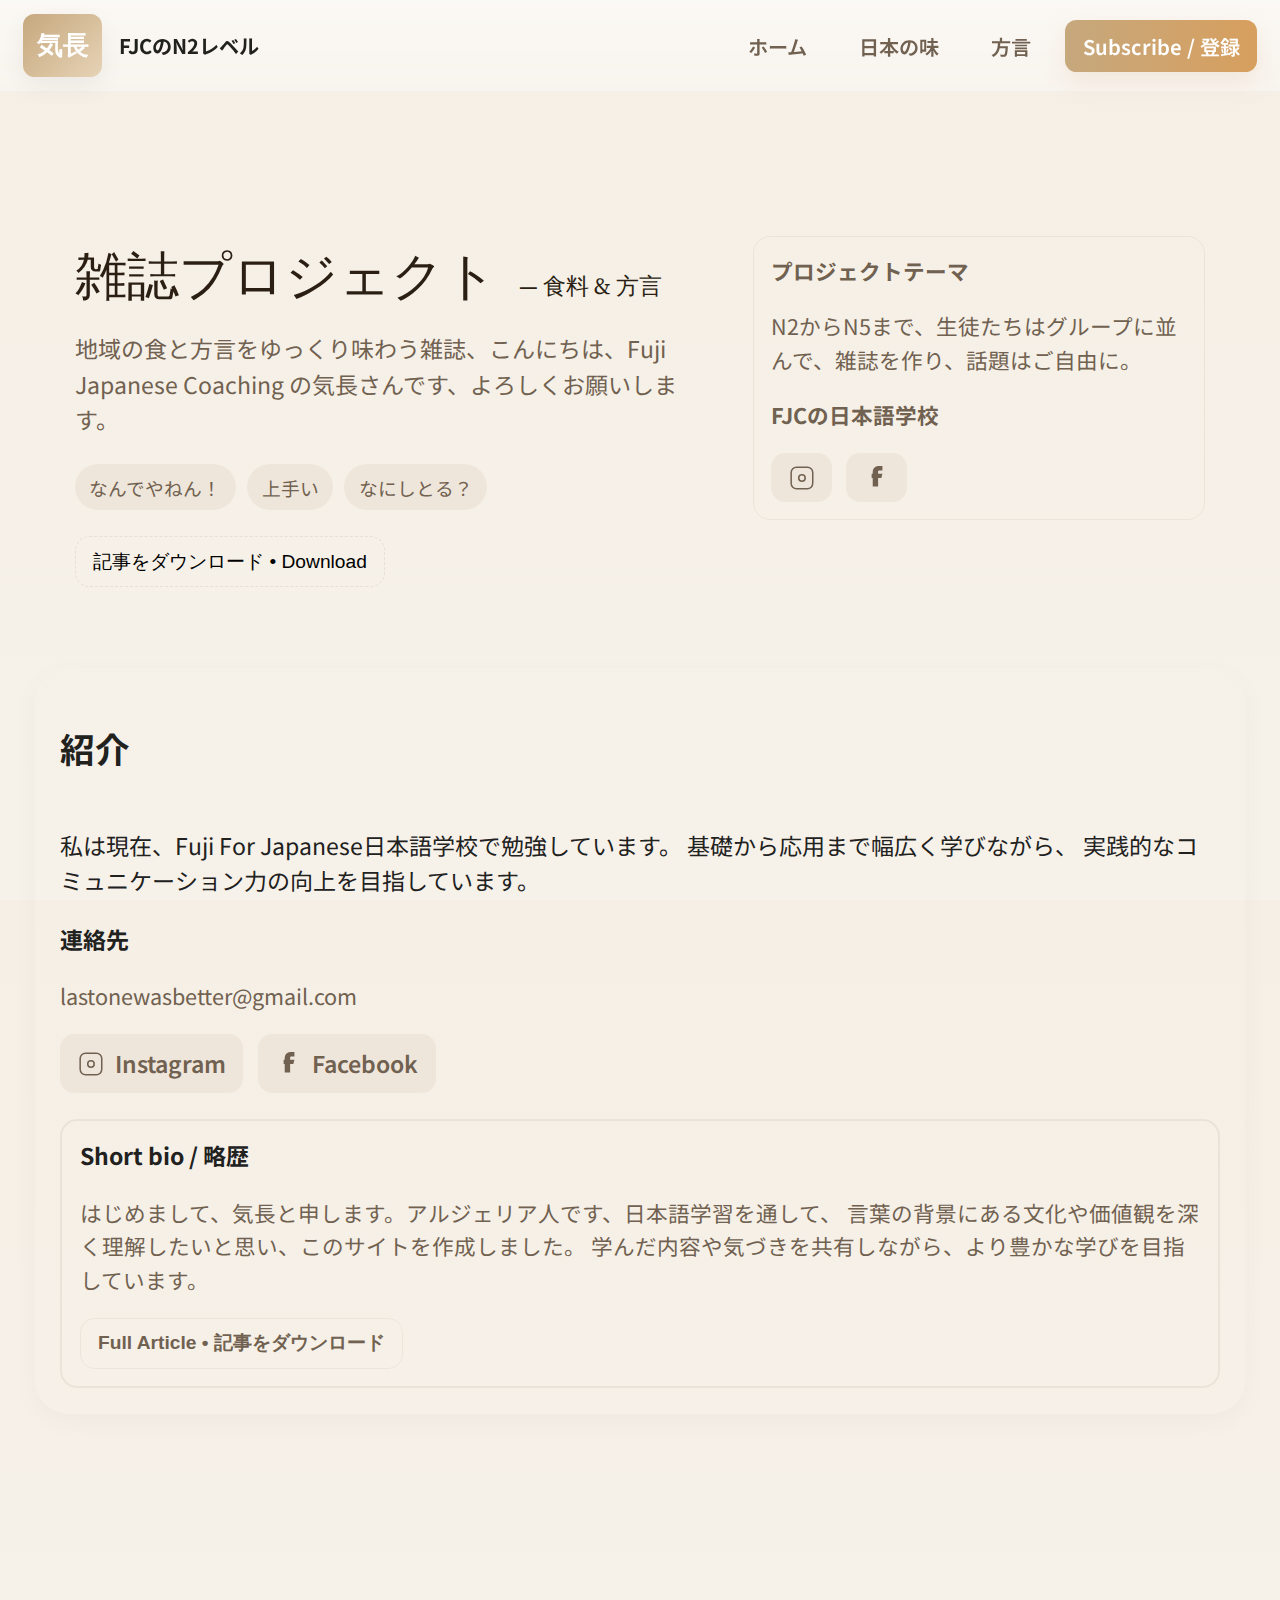
<file: Index.html>
<!doctype html>
  <html lang="ja">
  <head>
  <meta charset="utf-8" />
  <meta name="viewport" content="width=device-width,initial-scale=1" />
  <title>雑誌プロジェクト</title>
  <link rel="preconnect" href="https://fonts.gstatic.com" crossorigin>
  <link href="https://fonts.googleapis.com/css2?family=Source+Serif+4:ital,wght@0,400;0,600;1,400&family=Noto+Sans+JP:wght@300;400;700&display=swap" rel="stylesheet">
  <link rel="stylesheet" href="style.css">
  <link rel="shortcut icon" href="images/logo.jpg" type="image/x-icon">
  <style>
    
  </style>
  </head>
  <body>

  <header class="topnav" role="banner">
    <div class="nav-inner">
      <a class="brand" href="Index.html" aria-label="雑誌プロジェクト">
        <div class="logo">気長</div>
        <div>
          <div style="font-size:14px">FJCのN2レベル</div>
        </div>
      </a>
      <nav aria-label="Main navigation">
        <ul>
          <li><a href="Index.html">ホーム</a></li>
          <li><a href="food.html">日本の味</a></li>
          <li><a href="dialect.html">方言</a></li>
          <li><a class="cta" href="https://docs.google.com/forms/d/e/1FAIpQLSfliyLvwOg9tHByiZltqmypr33xbGVwbjqziv8R7DSxpZICjg/viewform?usp=sf_link">Subscribe / 登録</a></li>
        </ul>
      </nav>
      <div class="mobile-controls">
        <button class="icon-btn" id="toggle-nav" aria-label="open menu">
          <svg viewBox="0 0 24 24"><path d="M3 6h18M3 12h18M3 18h18" stroke="currentColor" stroke-width="1.4" stroke-linecap="round" stroke-linejoin="round"/></svg>
        </button>
      </div>
    </div>
  </header>

  <main id="home" class="container">

    <header class="hero reveal">
      <div class="hero-left">
        <h1>雑誌プロジェクト <span style="font-weight:400; font-size:16px; margin-left:8px">— 食料 & 方言</span></h1>
        <p class="lead">地域の食と方言をゆっくり味わう雑誌、こんにちは、Fuji Japanese Coaching の気長さんです、よろしくお願いします。</p>

        <div class="tags">
          <span class="tag">なんでやねん！ </span>
          <span class="tag">上手い</span>
          <span class="tag">なにしとる？</span>
        </div>

        <div style="margin-top:18px;display:flex;gap:12px;flex-wrap:wrap">
          <button class="download-btn" id="download-article">記事をダウンロード • Download</button>
        </div>
      </div>

      <div class="hero-right small muted">
        <div style="padding:12px; border-radius:12px; border:1px solid rgba(150,120,90,0.1);">
          <strong>プロジェクトテーマ</strong>
          <p class="small">N2からN5まで、生徒たちはグループに並んで、雑誌を作り、話題はご自由に。</p>

          <div style="margin-top:8px">
            <strong>FJCの日本語学校</strong>
            <p class="small"></p>
            <div class="social-icons" style="margin-top:12px">
              <a href="https://www.instagram.com/time.limited.00?igsh=MnRwZjRiMXZmc2Z5" aria-label="Instagram">
                <svg viewBox="0 0 24 24"><path d="M7 2h10a5 5 0 015 5v10a5 5 0 01-5 5H7a5 5 0 01-5-5V7a5 5 0 015-5z" fill="none" stroke="currentColor" stroke-width="1.4"/><circle cx="12" cy="12" r="3" stroke="currentColor" stroke-width="1.4" fill="none"/></svg>
              </a>
              <a href="https://www.facebook.com/share/1Em7HWtUAb/" aria-label="Facebook">
                <svg viewBox="0 0 24 24"><path d="M9 8h-1v4h1v8h5v-8h3l1-4h-4V6a1 1 0 011-1h3V1h-4a5 5 0 00-5 5v2z" fill="currentColor"/></svg>
              </a>
            </div>
          </div>
        </div>
      </div>
    </header>

    <section id="about" class="card reveal" aria-labelledby="about-title">
      <h2 id="about-title">紹介</h2>
      <div class="about-grid">
        <div class="about-bio">
          <p>私は現在、Fuji For Japanese日本語学校で勉強しています。
            基礎から応用まで幅広く学びながら、
            実践的なコミュニケーション力の向上を目指しています。</p>

          <div style="margin-top:10px"><strong>連絡先</strong>
            <p class="small muted">lastonewasbetter@gmail.com</p>
          </div>

          <div class="social-icons" style="margin-top:12px">
            <a href="
            https://www.instagram.com/fuji.forjapanesecoaching?igsh=aGVtMzJmOGIxbjli" aria-label="Instagram">
              <svg viewBox="0 0 24 24"><path d="M7 2h10a5 5 0 015 5v10a5 5 0 01-5 5H7a5 5 0 01-5-5V7a5 5 0 015-5z" fill="none" stroke="currentColor" stroke-width="1.4"/><circle cx="12" cy="12" r="3" stroke="currentColor" stroke-width="1.4" fill="none"/></svg> Instagram
            </a>
            <a href="https://www.facebook.com/share/1D7swRxUTN/" aria-label="Facebook">
              <svg viewBox="0 0 24 24"><path d="M9 8h-1v4h1v8h5v-8h3l1-4h-4V6a1 1 0 011-1h3V1h-4a5 5 0 00-5 5v2z" fill="currentColor"/></svg> Facebook
            </a>
          </div>
        </div>

        <div style="min-width:260px">
          <div style="padding:12px; border-radius:12px; border:2px solid rgba(150,120,90,0.1);">
            <strong>Short bio / 略歴</strong>
            <p class="small muted">
              はじめまして、気長と申します。アルジェリア人です、日本語学習を通して、
              言葉の背景にある文化や価値観を深く理解したいと思い、このサイトを作成しました。
              学んだ内容や気づきを共有しながら、より豊かな学びを目指しています。</p>
            <div style="margin-top:12px">
              <button class="btn" onclick="downloadArticle()">Full Article • 記事をダウンロード</button>
            </div>
          </div>
        </div>
      </div>
    </section>

    <footer class="card small reveal" style="margin-top:100px">
      <div style="display:flex;justify-content:space-between;flex-wrap:wrap;gap:12px">
        <div>© 2025 雑誌プロジェクト — 食料 & 方言</div>
        <div class="small muted">Made with quiet taste. 静かな味わいを込めて。</div>
      </div>
    </footer>
  </main>
  <script src="script.js"></script>

  </body>
  </html>
</file>
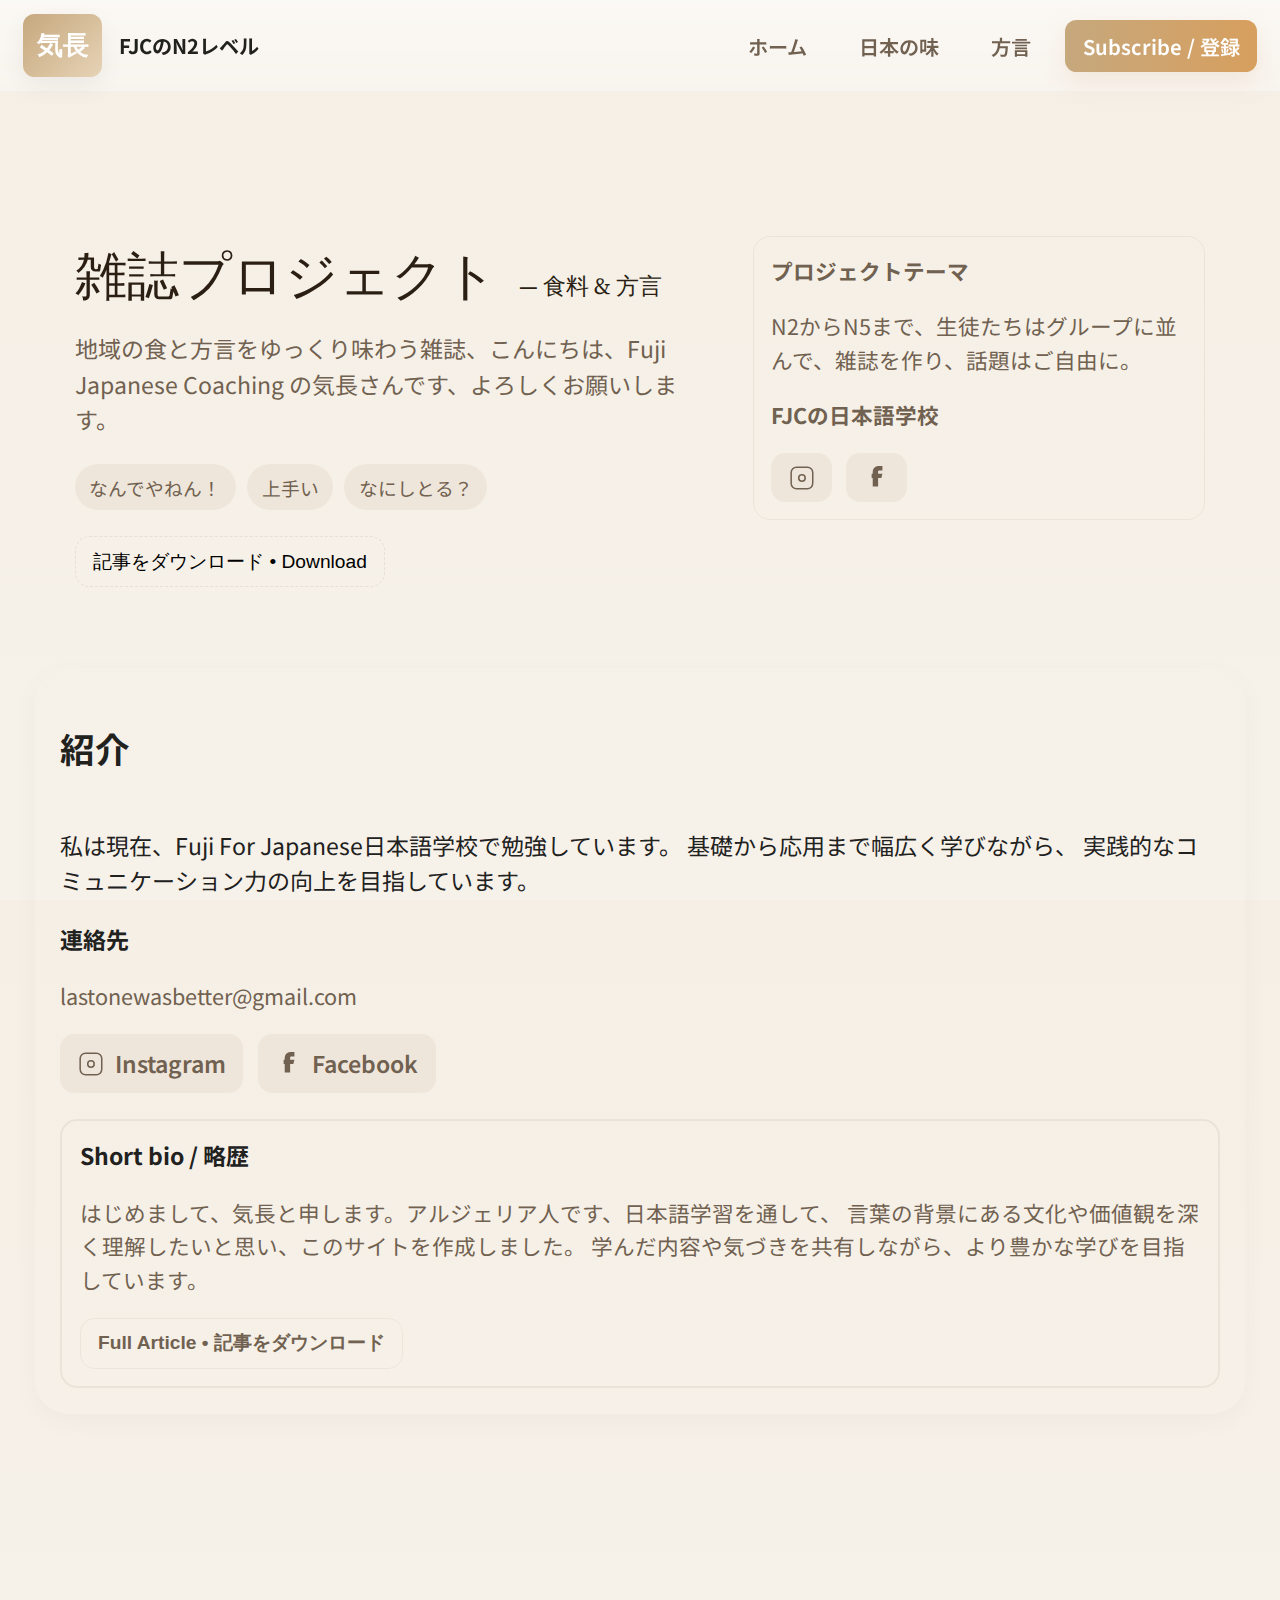
<file: index.html>
<!doctype html>
  <html lang="ja">
  <head>
  <meta charset="utf-8" />
  <meta name="viewport" content="width=device-width,initial-scale=1" />
  <title>雑誌プロジェクト</title>
  <link rel="preconnect" href="https://fonts.gstatic.com" crossorigin>
  <link href="https://fonts.googleapis.com/css2?family=Source+Serif+4:ital,wght@0,400;0,600;1,400&family=Noto+Sans+JP:wght@300;400;700&display=swap" rel="stylesheet">
  <link rel="stylesheet" href="style.css">
  <link rel="shortcut icon" href="images/logo.jpg" type="image/x-icon">
  <style>
    
  </style>
  </head>
  <body>

  <header class="topnav" role="banner">
    <div class="nav-inner">
      <a class="brand" href="Index.html" aria-label="雑誌プロジェクト">
        <div class="logo">気長</div>
        <div>
          <div style="font-size:14px">FJCのN2レベル</div>
        </div>
      </a>
      <nav aria-label="Main navigation">
        <ul>
          <li><a href="Index.html">ホーム</a></li>
          <li><a href="food.html">日本の味</a></li>
          <li><a href="dialect.html">方言</a></li>
          <li><a class="cta" href="https://docs.google.com/forms/d/e/1FAIpQLSfliyLvwOg9tHByiZltqmypr33xbGVwbjqziv8R7DSxpZICjg/viewform?usp=sf_link">Subscribe / 登録</a></li>
        </ul>
      </nav>
      <div class="mobile-controls">
        <button class="icon-btn" id="toggle-nav" aria-label="open menu">
          <svg viewBox="0 0 24 24"><path d="M3 6h18M3 12h18M3 18h18" stroke="currentColor" stroke-width="1.4" stroke-linecap="round" stroke-linejoin="round"/></svg>
        </button>
      </div>
    </div>
  </header>

  <main id="home" class="container">

    <header class="hero reveal">
      <div class="hero-left">
        <h1>雑誌プロジェクト <span style="font-weight:400; font-size:16px; margin-left:8px">— 食料 & 方言</span></h1>
        <p class="lead">地域の食と方言をゆっくり味わう雑誌、こんにちは、Fuji Japanese Coaching の気長さんです、よろしくお願いします。</p>

        <div class="tags">
          <span class="tag">なんでやねん！ </span>
          <span class="tag">上手い</span>
          <span class="tag">なにしとる？</span>
        </div>

        <div style="margin-top:18px;display:flex;gap:12px;flex-wrap:wrap">
          <button class="download-btn" id="download-article">記事をダウンロード • Download</button>
        </div>
      </div>

      <div class="hero-right small muted">
        <div style="padding:12px; border-radius:12px; border:1px solid rgba(150,120,90,0.1);">
          <strong>プロジェクトテーマ</strong>
          <p class="small">N2からN5まで、生徒たちはグループに並んで、雑誌を作り、話題はご自由に。</p>

          <div style="margin-top:8px">
            <strong>FJCの日本語学校</strong>
            <p class="small"></p>
            <div class="social-icons" style="margin-top:12px">
              <a href="https://www.instagram.com/time.limited.00?igsh=MnRwZjRiMXZmc2Z5" aria-label="Instagram">
                <svg viewBox="0 0 24 24"><path d="M7 2h10a5 5 0 015 5v10a5 5 0 01-5 5H7a5 5 0 01-5-5V7a5 5 0 015-5z" fill="none" stroke="currentColor" stroke-width="1.4"/><circle cx="12" cy="12" r="3" stroke="currentColor" stroke-width="1.4" fill="none"/></svg>
              </a>
              <a href="https://www.facebook.com/share/1Em7HWtUAb/" aria-label="Facebook">
                <svg viewBox="0 0 24 24"><path d="M9 8h-1v4h1v8h5v-8h3l1-4h-4V6a1 1 0 011-1h3V1h-4a5 5 0 00-5 5v2z" fill="currentColor"/></svg>
              </a>
            </div>
          </div>
        </div>
      </div>
    </header>

    <section id="about" class="card reveal" aria-labelledby="about-title">
      <h2 id="about-title">紹介</h2>
      <div class="about-grid">
        <div class="about-bio">
          <p>私は現在、Fuji For Japanese日本語学校で勉強しています。
            基礎から応用まで幅広く学びながら、
            実践的なコミュニケーション力の向上を目指しています。</p>

          <div style="margin-top:10px"><strong>連絡先</strong>
            <p class="small muted">lastonewasbetter@gmail.com</p>
          </div>

          <div class="social-icons" style="margin-top:12px">
            <a href="
            https://www.instagram.com/fuji.forjapanesecoaching?igsh=aGVtMzJmOGIxbjli" aria-label="Instagram">
              <svg viewBox="0 0 24 24"><path d="M7 2h10a5 5 0 015 5v10a5 5 0 01-5 5H7a5 5 0 01-5-5V7a5 5 0 015-5z" fill="none" stroke="currentColor" stroke-width="1.4"/><circle cx="12" cy="12" r="3" stroke="currentColor" stroke-width="1.4" fill="none"/></svg> Instagram
            </a>
            <a href="https://www.facebook.com/share/1D7swRxUTN/" aria-label="Facebook">
              <svg viewBox="0 0 24 24"><path d="M9 8h-1v4h1v8h5v-8h3l1-4h-4V6a1 1 0 011-1h3V1h-4a5 5 0 00-5 5v2z" fill="currentColor"/></svg> Facebook
            </a>
          </div>
        </div>

        <div style="min-width:260px">
          <div style="padding:12px; border-radius:12px; border:2px solid rgba(150,120,90,0.1);">
            <strong>Short bio / 略歴</strong>
            <p class="small muted">
              はじめまして、気長と申します。アルジェリア人です、日本語学習を通して、
              言葉の背景にある文化や価値観を深く理解したいと思い、このサイトを作成しました。
              学んだ内容や気づきを共有しながら、より豊かな学びを目指しています。</p>
            <div style="margin-top:12px">
              <button class="btn" onclick="downloadArticle()">Full Article • 記事をダウンロード</button>
            </div>
          </div>
        </div>
      </div>
    </section>

    <footer class="card small reveal" style="margin-top:100px">
      <div style="display:flex;justify-content:space-between;flex-wrap:wrap;gap:12px">
        <div>© 2025 雑誌プロジェクト — 食料 & 方言</div>
        <div class="small muted">Made with quiet taste. 静かな味わいを込めて。</div>
      </div>
    </footer>
  </main>
  <script src="script.js"></script>

  </body>

  </html>
</file>
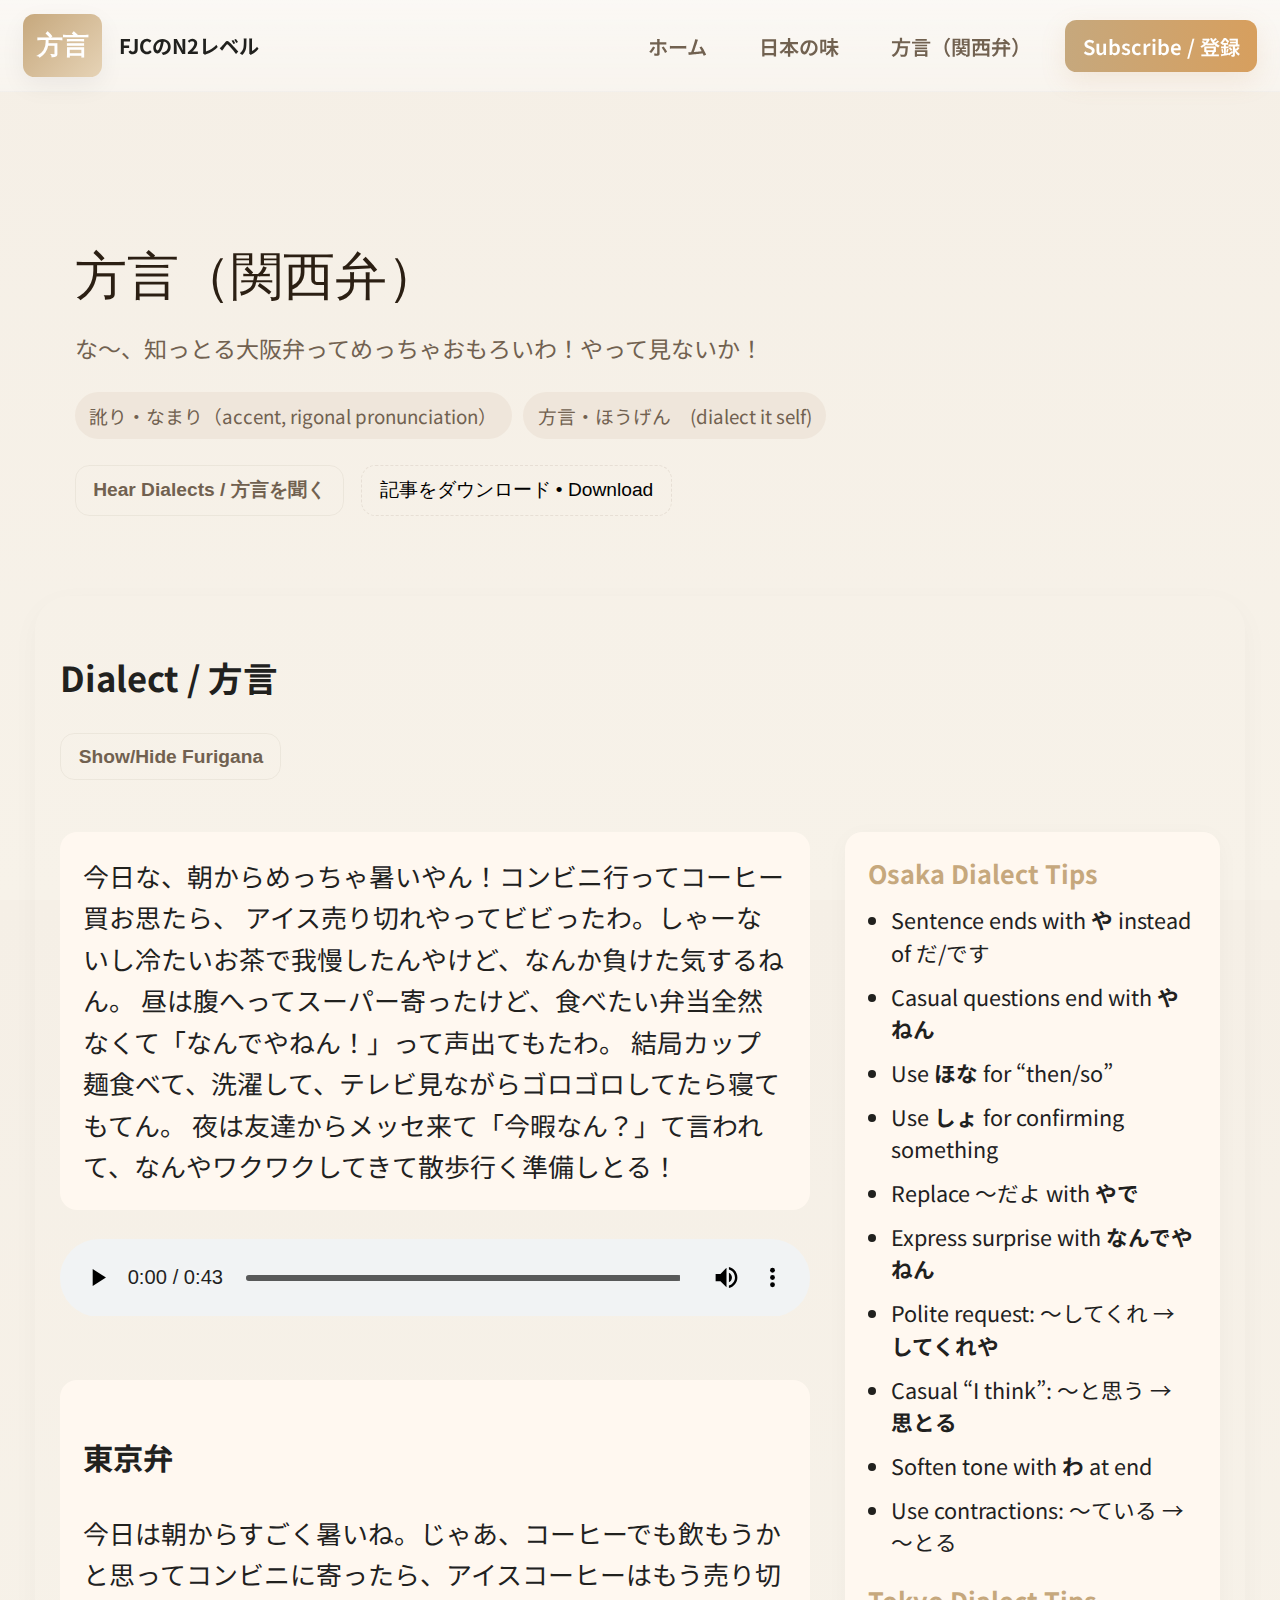
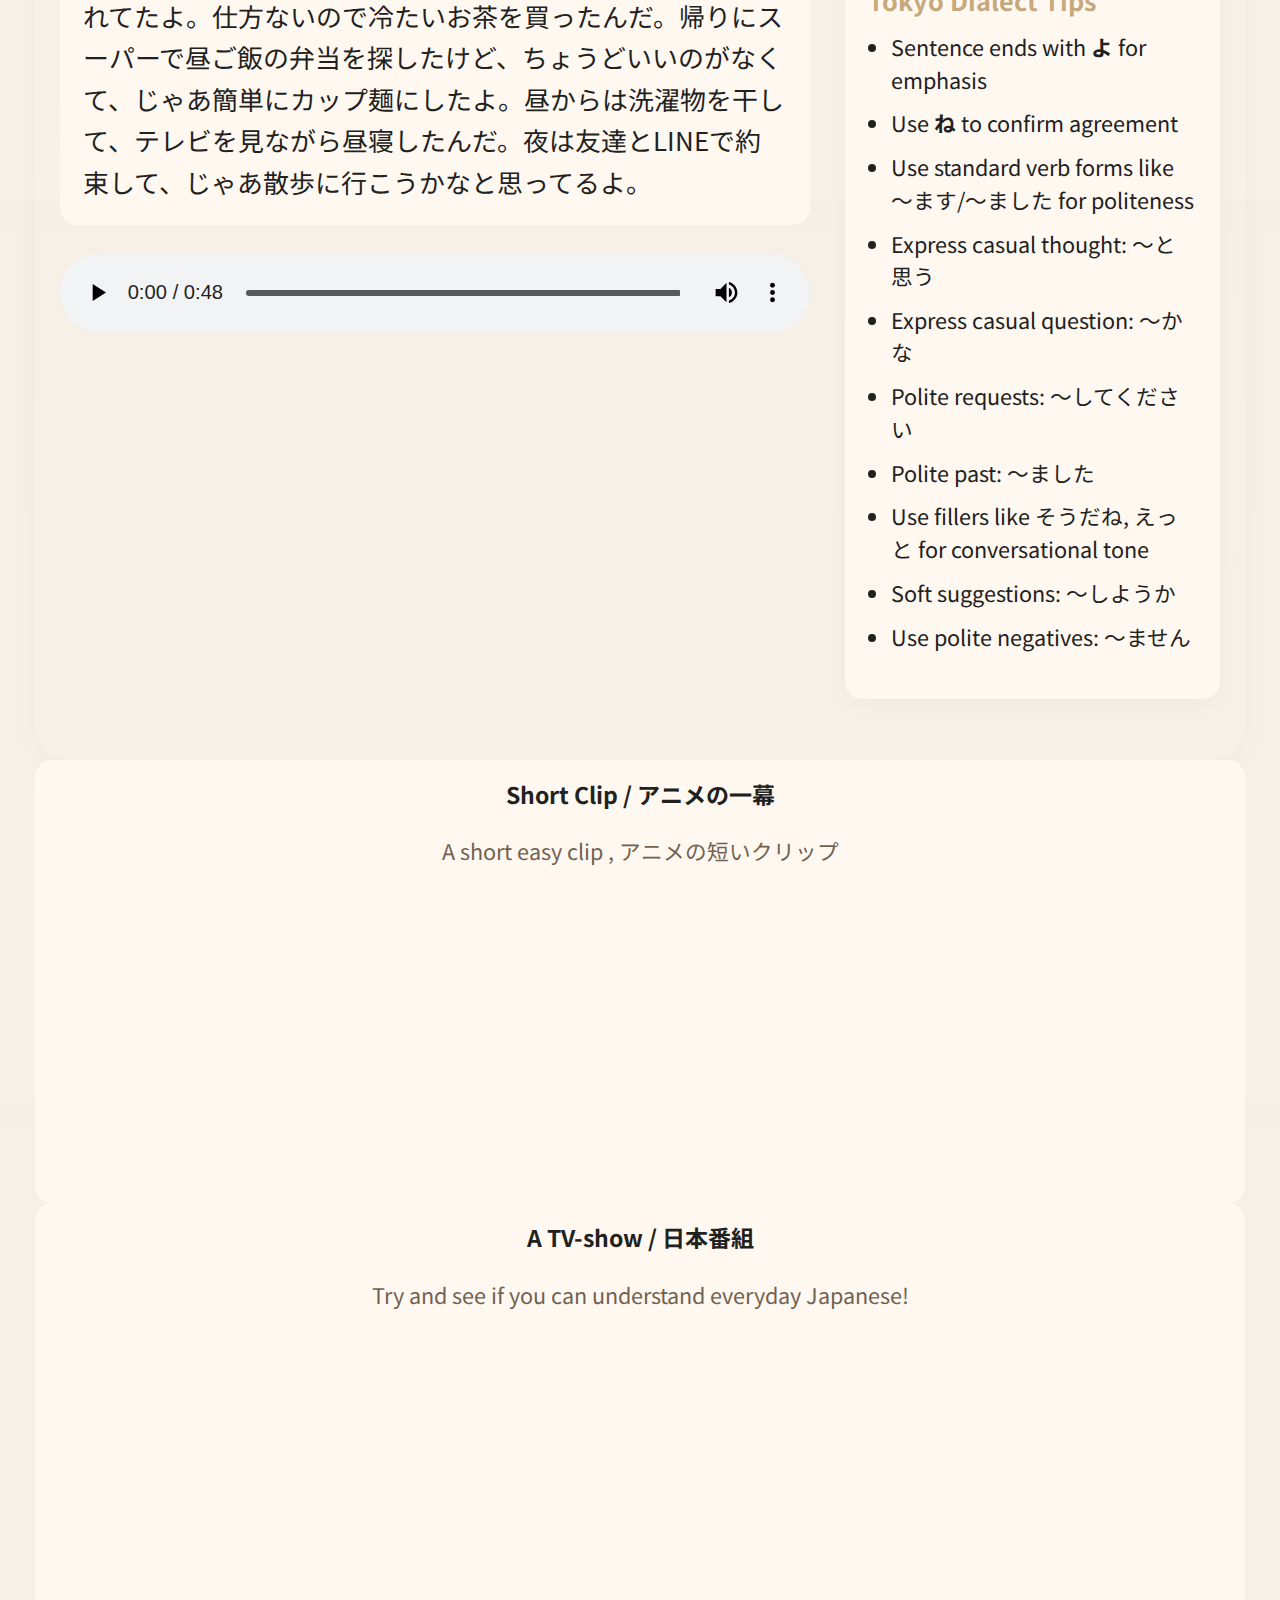
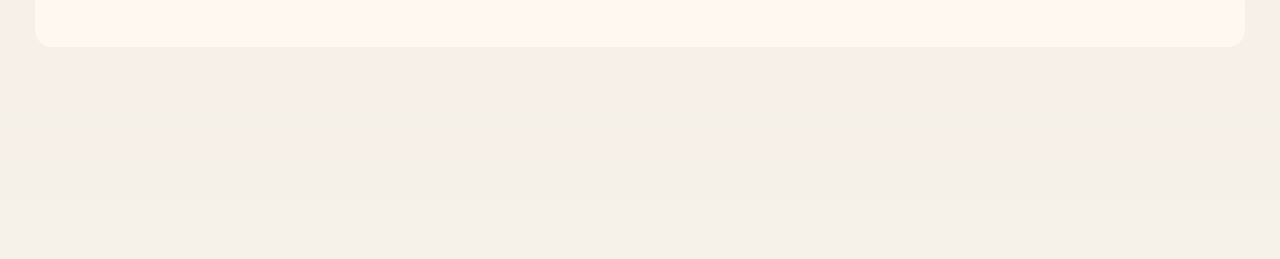
<file: dialect.html>
<!doctype html>
<html lang="ja">
<head>
<meta charset="utf-8" />
<meta name="viewport" content="width=device-width,initial-scale=1" />
<title>方言（関西弁）・dialect</title>
<link rel="preconnect" href="https://fonts.gstatic.com" crossorigin>
<link href="https://fonts.googleapis.com/css2?family=Source+Serif+4:ital,wght@0,400;0,600;1,400&family=Noto+Sans+JP:wght@300;400;700&display=swap" rel="stylesheet">
<link rel="stylesheet" href="style.css">
<link rel="shortcut icon" href="images/logo.jpg" type="image/x-icon">
<style>
  
</style>
</head>
<body>

<header class="topnav" role="banner">
  <div class="nav-inner">
    <a class="brand" href="dialect.html" aria-label="雑誌プロジェクト">
      <div class="logo">方言</div>
      <div>
        <div style="font-size:14px">FJCのN2レベル</div>
      </div>
    </a>
    <nav aria-label="Main navigation">
      <ul>
        <li><a href="Index.html">ホーム</a></li>
        <li><a href="food.html">日本の味</a></li>
        <li><a href="dialect.html">方言（関西弁）</a></li>
        <li><a class="cta" href="https://docs.google.com/forms/d/e/1FAIpQLSfliyLvwOg9tHByiZltqmypr33xbGVwbjqziv8R7DSxpZICjg/viewform?usp=sf_link">Subscribe / 登録</a></li>
      </ul>
    </nav>
    <div class="mobile-controls">
      <button class="icon-btn" id="toggle-nav" aria-label="open menu">
        <svg viewBox="0 0 24 24"><path d="M3 6h18M3 12h18M3 18h18" stroke="currentColor" stroke-width="1.4" stroke-linecap="round" stroke-linejoin="round"/></svg>
      </button>
    </div>
  </div>
</header>

<main id="home" class="container">

  <header class="hero reveal">
    <div class="hero-left">
      <h1>方言（関西弁）</h1>
      <p class="lead">な～、知っとる大阪弁ってめっちゃおもろいわ！やって見ないか！</p>

      <div class="tags">
        <span class="tag">訛り・なまり（accent, rigonal pronunciation）</span>
        <span class="tag">方言・ほうげん　(dialect it self)</span>
      </div>

      <div style="margin-top:18px;display:flex;gap:12px;flex-wrap:wrap">
        <button class="btn" onclick="scrollToId('dialect')">Hear Dialects / 方言を聞く</button>
        <button class="download-btn" onclick="downloadArticle()">記事をダウンロード • Download</button>
      </div>
    </div>
  </header>

  <section id="dialect-section" class="card reveal" aria-labelledby="dialect-title">
    <h2 id="dialect-title">Dialect / 方言</h2>
    <div style="margin-bottom:12px">
      <button class="btn" id="toggle-furigana">Show/Hide Furigana</button>
    </div>
  
    <div class="dialect-section-grid">
      <!-- LEFT COLUMN: Osaka & Tokyo texts + audio -->
      <div class="dialect-column">
       
        <!-- Osaka Dialect -->
      <div class="dialect-text" id="osaka-text">
        今日な、朝からめっちゃ暑いやん！コンビニ行ってコーヒー買お思たら、
        アイス売り切れやってビビったわ。しゃーないし冷たいお茶で我慢したんやけど、なんか負けた気するねん。
        昼は腹へってスーパー寄ったけど、食べたい弁当全然なくて「なんでやねん！」って声出てもたわ。
        結局カップ麺食べて、洗濯して、テレビ見ながらゴロゴロしてたら寝てもてん。
        夜は友達からメッセ来て「今暇なん？」て言われて、なんやワクワクしてきて散歩行く準備しとる！
      </div>
          <audio controls class="dialect-audio">
          <source src="recording/関西弁.m4a" type="audio/mpeg">
          </audio>

        <!-- Tokyo Dialect -->
        <div class="dialect-text" id="tokyo-text">
          <h3 id="dialect-title">東京弁</h3>
          今日は朝からすごく暑いね。じゃあ、コーヒーでも飲もうかと思ってコンビニに寄ったら、アイスコーヒーはもう売り切れてたよ。仕方ないので冷たいお茶を買ったんだ。帰りにスーパーで昼ご飯の弁当を探したけど、ちょうどいいのがなくて、じゃあ簡単にカップ麺にしたよ。昼からは洗濯物を干して、テレビを見ながら昼寝したんだ。夜は友達とLINEで約束して、じゃあ散歩に行こうかなと思ってるよ。
        </div>
        <audio controls class="dialect-audio">
          <source src="recording/東京弁.m4a" type="audio/mpeg">
        </audio>
  
      </div>
  
      <!-- RIGHT COLUMN: Tips -->
      <div class="dialect-tips">
        <h3>Osaka Dialect Tips</h3>
        <ul>
          <li>Sentence ends with <strong>や</strong> instead of だ/です</li>
          <li>Casual questions end with <strong>やねん</strong></li>
          <li>Use <strong>ほな</strong> for “then/so”</li>
          <li>Use <strong>しょ</strong> for confirming something</li>
          <li>Replace 〜だよ with <strong>やで</strong></li>
          <li>Express surprise with <strong>なんでやねん</strong></li>
          <li>Polite request: 〜してくれ → <strong>してくれや</strong></li>
          <li>Casual “I think”: 〜と思う → <strong>思とる</strong></li>
          <li>Soften tone with <strong>わ</strong> at end</li>
          <li>Use contractions: 〜ている → 〜とる</li>
        </ul>
  
        <h3  id="dialect">Tokyo Dialect Tips</h3>
        <ul>
          <li>Sentence ends with <strong>よ</strong> for emphasis</li>
          <li>Use <strong>ね</strong> to confirm agreement</li>
          <li>Use standard verb forms like 〜ます/〜ました for politeness</li>
          <li>Express casual thought: 〜と思う</li>
          <li>Express casual question: 〜かな</li>
          <li>Polite requests: 〜してください</li>
          <li>Polite past: 〜ました</li>
          <li>Use fillers like そうだね, えっと for conversational tone</li>
          <li>Soft suggestions: 〜しようか</li>
          <li>Use polite negatives: 〜ません</li>
        </ul>
      </div>
  
    </div>
  </section>
  
  <!-- Anime clip -->
<div class="anime-clip">
  <strong>Short Clip / アニメの一幕</strong>
  <p class="small muted">A short easy clip , アニメの短いクリップ</p>
  <div style="margin-top:10px">
    <iframe width="100%" height="200" src="https://www.youtube.com/embed/zRZiRn1GbEo" title="Anime clip" frameborder="0" allow="accelerometer; autoplay; clipboard-write; encrypted-media; gyroscope; picture-in-picture" allowfullscreen></iframe>
  </div>
</div>

<!-- TV show clip -->
<div class="anime-clip">
  <strong> A TV-show / 日本番組</strong>
  <p class="small muted">Try and see if you can understand everyday Japanese!</p>
  <div style="margin-top:10px">
    <iframe width="100%" height="200" src="https://www.youtube.com/embed/x54HJjdC15Y" title="TV clip" frameborder="0" allow="accelerometer; autoplay; clipboard-write; encrypted-media; gyroscope; picture-in-picture" allowfullscreen></iframe>
  </div>
</div>


  <footer class="card small reveal" style="margin-top:100px">
    <div style="display:flex;justify-content:space-between;flex-wrap:wrap;gap:12px">
      <div>© 2025 雑誌プロジェクト</div>
      <div class="small muted">Made with quiet taste. 静かな味わいを込めて。</div>
    </div>
  </footer>
</main>

<script src="script.js"></script>

</body>
</html>
</file>
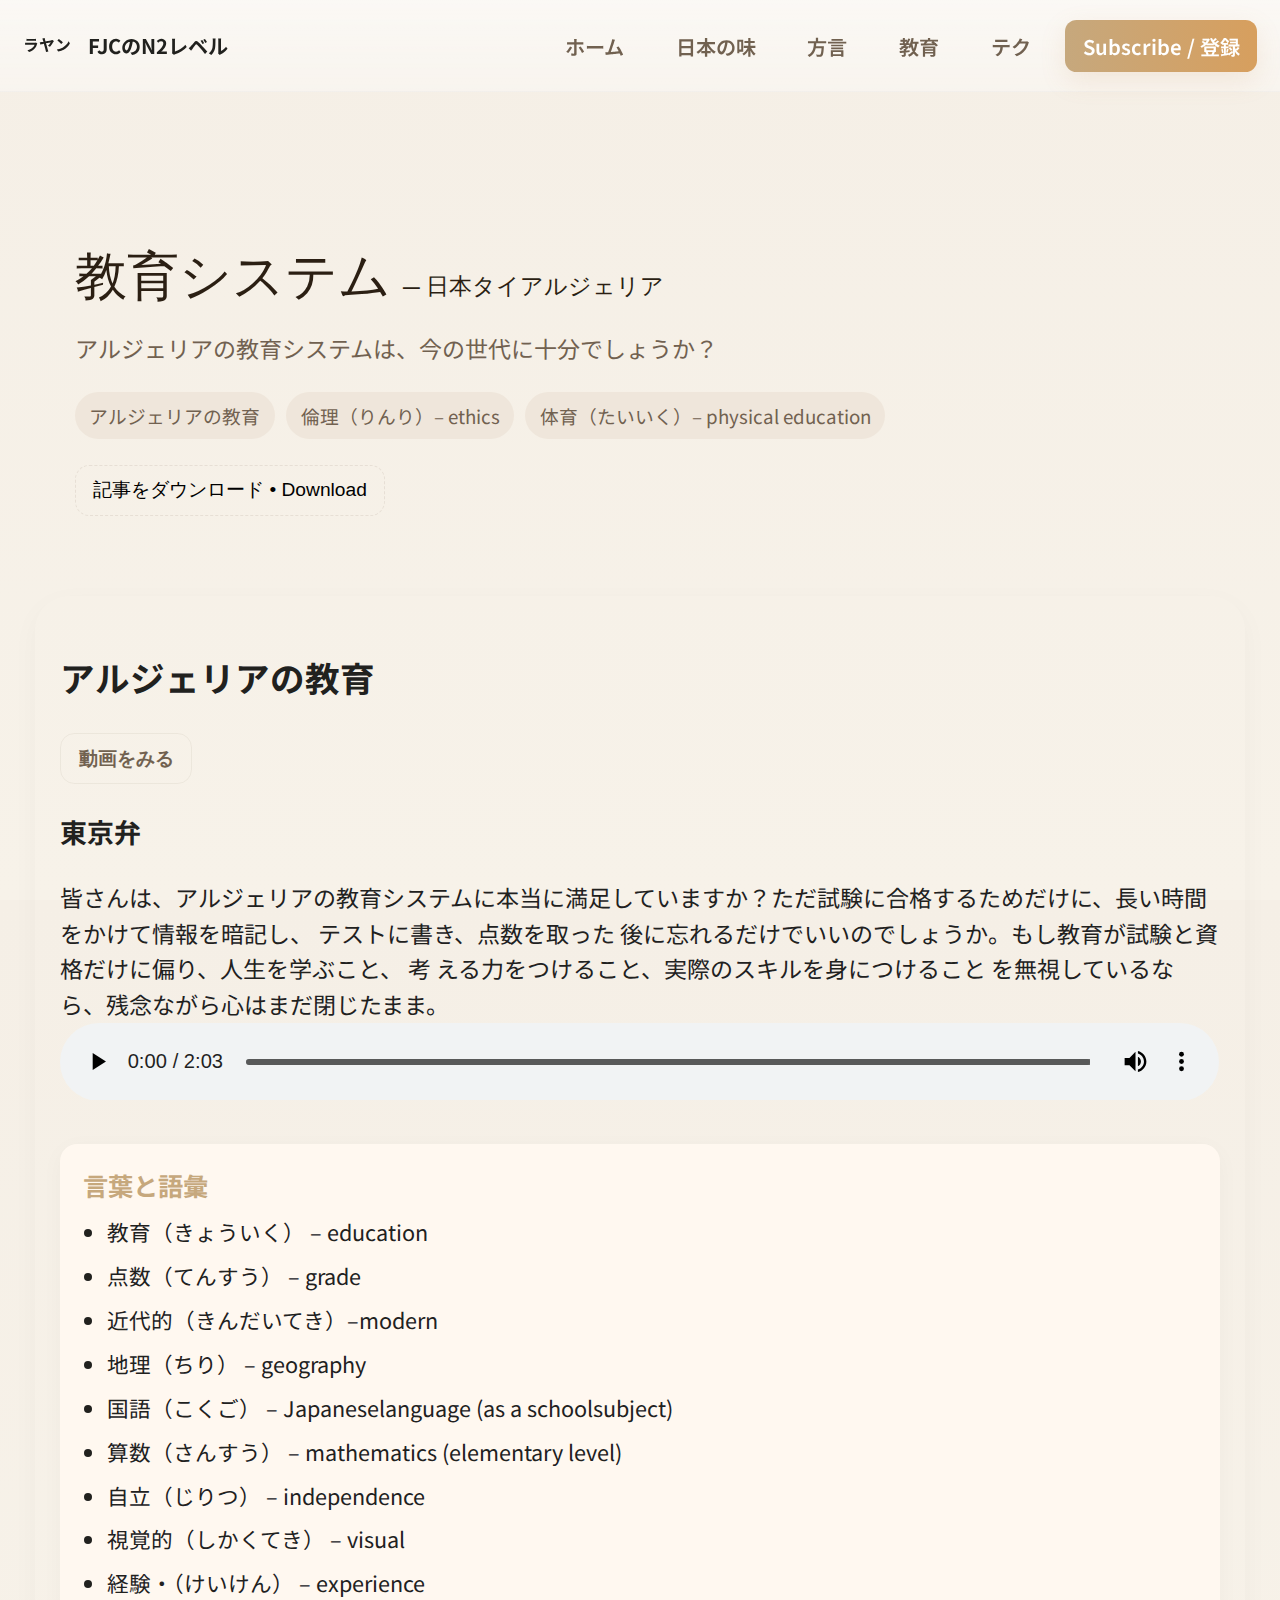
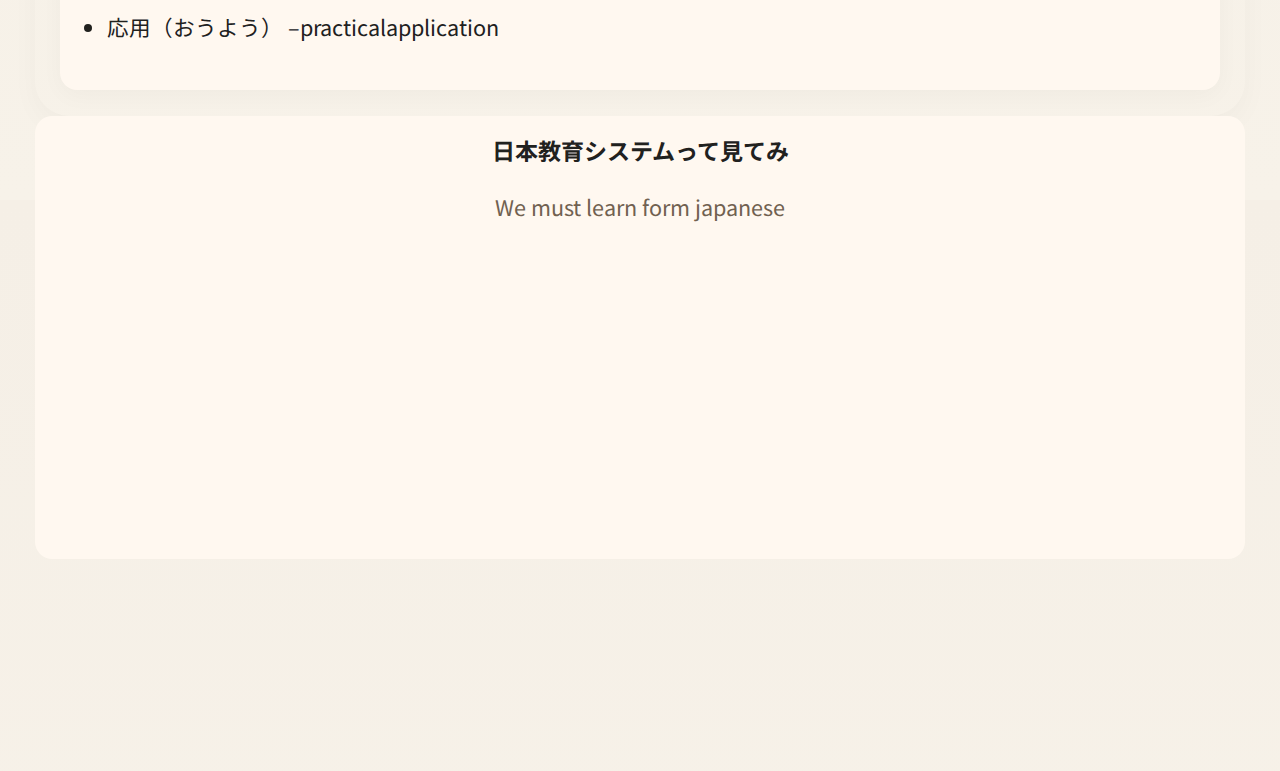
<file: education.html>
<!doctype html>
<html lang="ja">
<head>
<meta charset="utf-8" />
<meta name="viewport" content="width=device-width,initial-scale=1" />
<title>教育システム</title>
<link rel="preconnect" href="https://fonts.gstatic.com" crossorigin>
<link href="https://fonts.googleapis.com/css2?family=Source+Serif+4:ital,wght@0,400;0,600;1,400&family=Noto+Sans+JP:wght@300;400;700&display=swap" rel="stylesheet">
<link rel="stylesheet" href="style.css">
<link rel="shortcut icon" href="images/logo.jpg" type="image/x-icon">
<style>
  
</style>
</head>
<body>

<header class="topnav" role="banner">
  <div class="nav-inner">
    <a class="brand" href="dialect.html" aria-label="雑誌プロジェクト">
      <div class="logo;" style="font-size:11px;">ラヤン</div>
      <div>
        <div style="font-size:14px">FJCのN2レベル</div>
      </div>
    </a>
    <nav aria-label="Main navigation">
      <ul>
        <li><a href="index.html">ホーム</a></li>
        <li><a href="food.html">日本の味</a></li>
        <li><a href="dialect.html">方言</a>
          <li><a href="education.html">教育</a></li>
          <li><a href="tech.html">テク</a></li>
        </li>
        <li><a class="cta" href="https://docs.google.com/forms/d/e/1FAIpQLSfliyLvwOg9tHByiZltqmypr33xbGVwbjqziv8R7DSxpZICjg/viewform?usp=sf_link">Subscribe / 登録</a></li>
      </ul>
    </nav>
    <div class="mobile-controls">
      <button class="icon-btn" id="toggle-nav" aria-label="open menu">
        <svg viewBox="0 0 24 24"><path d="M3 6h18M3 12h18M3 18h18" stroke="currentColor" stroke-width="1.4" stroke-linecap="round" stroke-linejoin="round"/></svg>
      </button>
    </div>
  </div>
</header>

<main id="home" class="container">

  <header class="hero reveal">
    <div class="hero-left">
        <h1>教育システム<span style="font-weight:400; font-size:16px; margin-left:8px">— 日本タイアルジェリア</span></h1>
      <p class="lead">アルジェリアの教育システムは、今の世代に十分でしょうか？</p>

      <div class="tags">
        <span class="tag">アルジェリアの教育</span>
        <span class="tag">倫理（りんり）– ethics</span>
        <span class="tag">体育（たいいく）– physical education</span>
      </div>

      <div style="margin-top:18px;display:flex;gap:12px;flex-wrap:wrap">
        <button class="download-btn" onclick="downloadArticle()">記事をダウンロード • Download</button>
      </div>
    </div>
  </header>

  <section id="dialect-section" class="card reveal" aria-labelledby="dialect-title">
    <h2 id="dialect-title">アルジェリアの教育</h2>
    <div style="margin-bottom:12px">
      <button class="btn" id="vedio">動画をみる</button>
    </div>
        <!-- Tokyo Dialect -->
          <h3 id="dialect-title">東京弁</h3>
          皆さんは、アルジェリアの教育システムに本当に満足していますか？ただ試験に合格するためだけに、長い時間をかけて情報を暗記し、
          テストに書き、点数を取った 後に忘れるだけでいいのでしょうか。もし教育が試験と資格だけに偏り、人生を学ぶこと、
          考 える力をつけること、実際のスキルを身につけること を無視しているなら、残念ながら心はまだ閉じたまま。
        <audio controls class="dialect-audio">
          <source src="recording/ラヤンさんの意見.m4a" type="audio/mpeg">
        </audio>
      </div>
  
      <!-- RIGHT COLUMN: Tips -->
      <div class="dialect-tips">
        <h3>言葉と語彙</h3>
        <ul>
          <li>教育（きょういく） – education</li>
          <li>点数（てんすう） – grade</li>
          <li> 近代的（きんだいてき）–modern</li>
          <li>地理（ちり） – geography</li>
          <li>国語（こくご） – Japaneselanguage (as a schoolsubject)</li>
          <li>算数（さんすう） – mathematics (elementary level)</li>
          <li>自立（じりつ） – independence</li>
          <li>視覚的（しかくてき） – visual</li>
          <li>経験・（けいけん） – experience</li>
          <li> 応用（おうよう） –practicalapplication</li> 
        </ul>

      </div>
  
    </div>
  </section>
  
     <!-- TV show clip -->
     <div class="anime-clip">
        <strong> 日本教育システムって見てみ</strong>
       <p class="small muted">We must learn form japanese</p>
       <div style="margin-top:10px">
    <iframe width="100%" height="200" 
        src="https://www.youtube.com/embed/U1S9yCHJRas" 
        title="TV clip" frameborder="0" 
        allow="accelerometer; autoplay; clipboard-write; encrypted-media; gyroscope; picture-in-picture" 
        allowfullscreen>
    </iframe>
</div>
  </div>

  <footer class="card small reveal" style="margin-top:100px">
    <div style="display:flex;justify-content:space-between;flex-wrap:wrap;gap:12px">
      <div>© 2025 雑誌プロジェクト</div>
      <div class="small muted">Made with quiet taste. 静かな味わいを込めて。</div>
    </div>
  </footer>
</main>

<script src="script.js"></script>

</body>

</html>
</file>
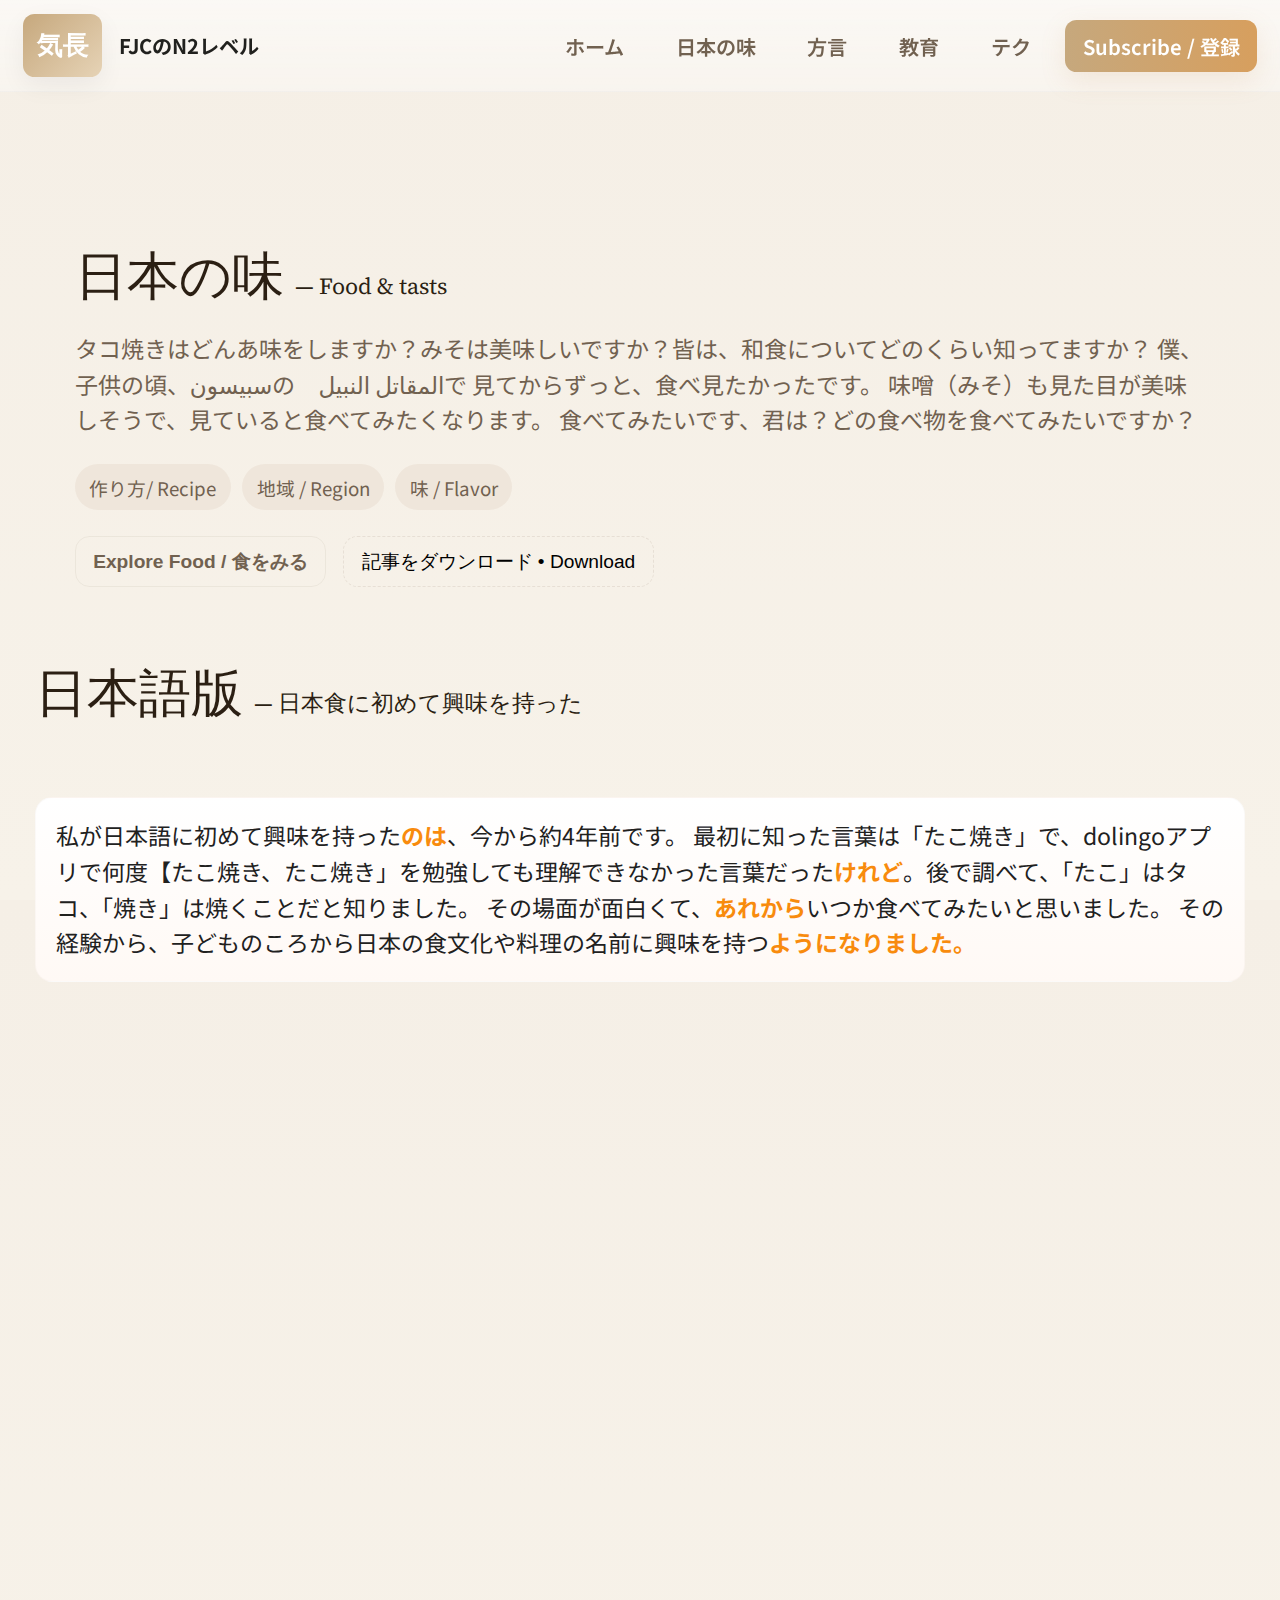
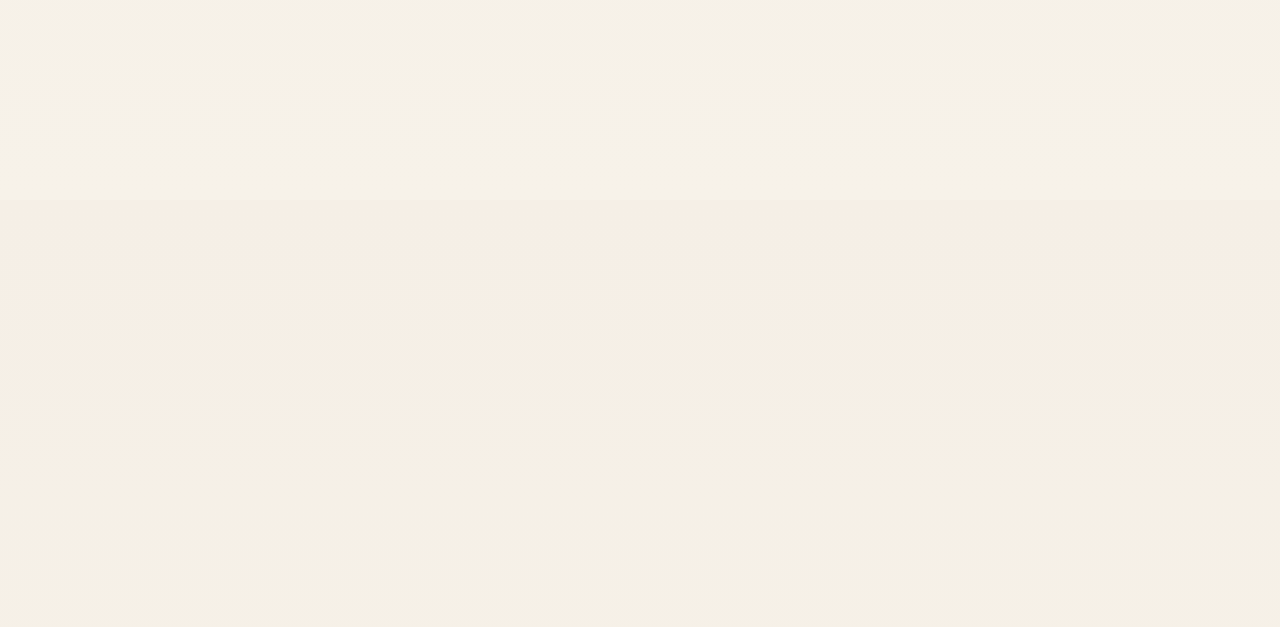
<file: food.html>
<!doctype html>
<html lang="ja">
<head>
<meta charset="utf-8" />
<meta name="viewport" content="width=device-width,initial-scale=1" />
<title>日本の味・dialect</title>
<link rel="preconnect" href="https://fonts.gstatic.com" crossorigin>
<link href="https://fonts.googleapis.com/css2?family=Source+Serif+4:ital,wght@0,400;0,600;1,400&family=Noto+Sans+JP:wght@300;400;700&display=swap" rel="stylesheet">
<link rel="stylesheet" href="style.css">
<link rel="shortcut icon" href="images/logo.jpg" type="image/x-icon">
<style>
  
</style>
</head>
<body>

<header class="topnav" role="banner">
  <div class="nav-inner">
    <a class="brand" href="food.html" aria-label="雑誌プロジェクト">
      <div class="logo">気長</div>
      <div>
        <div style="font-size:14px">FJCのN2レベル</div>
      </div>
    </a>
    <nav aria-label="Main navigation">
      <ul>
        <li><a href="index.html">ホーム</a></li>
          <li><a href="food.html">日本の味</a></li>
          <li><a href="dialect.html">方言</a></li>
          <li><a href="education.html">教育</a></li>
          <li><a href="tech.html">テク</a></li>
        <li><a class="cta" href="https://docs.google.com/forms/d/e/1FAIpQLSfliyLvwOg9tHByiZltqmypr33xbGVwbjqziv8R7DSxpZICjg/viewform?usp=sf_link">Subscribe / 登録</a></li>
      </ul>
    </nav>
    <div class="mobile-controls">
      <button class="icon-btn" id="toggle-nav" aria-label="open menu">
        <svg viewBox="0 0 24 24"><path d="M3 6h18M3 12h18M3 18h18" stroke="currentColor" stroke-width="1.4" stroke-linecap="round" stroke-linejoin="round"/></svg>
      </button>
    </div>
  </div>
</header>

<main id="home" class="container">

  <header class="hero reveal">
    <div class="hero-left">
      <h1>日本の味<span style="font-weight:400; font-size:16px; margin-left:8px">— Food & tasts</span></h1>
      <p class="lead">タコ焼きはどんあ味をしますか？みそは美味しいですか？皆は、和食についてどのくらい知ってますか？
      僕、子供の頃、سبيسونの　المقاتل النبيلで 見てからずっと、食べ見たかったです。
      味噌（みそ）も見た目が美味しそうで、見ていると食べてみたくなります。
      食べてみたいです、君は？どの食べ物を食べてみたいですか？
      </p>

      <div class="tags">
        <span class="tag">作り方/ Recipe</span>
        <span class="tag">地域 / Region</span>
        <span class="tag">味 / Flavor</span>
      </div>

      <div style="margin-top:18px;display:flex;gap:12px;flex-wrap:wrap">
        <button class="btn" onclick="scrollToId('food')">Explore Food / 食をみる</button>
        <button class="download-btn" onclick="downloadArticle()">記事をダウンロード • Download</button>
      </div>
    </div>
  </header>
  <div class="article-wrap">
    <h1>日本語版<span style="font-weight:400; font-size:16px; margin-left:8px">— 日本食に初めて興味を持った</span></h1>
      <div class="reveal">
        <p class="article" aria-label="Japan map for food regions">
            私が日本語に初めて興味を持った<span style="color:rgb(248, 139, 13); font-weight: bold;">のは</span>、今から約4年前です。  
            最初に知った言葉は「たこ焼き」で、dolingoアプリで何度【たこ焼き、たこ焼き」を勉強しても理解できなかった言葉だった<span style="color:rgb(248, 139, 13); font-weight: bold;">けれど</span>。後で調べて、「たこ」はタコ、「焼き」は焼くことだと知りました。  
            その場面が面白くて、<span style="color:rgb(248, 139, 13); font-weight: bold;">あれから</span>いつか食べてみたいと思いました。  
            その経験から、子どものころから日本の食文化や料理の名前に興味を持つ<span style="color:rgb(248, 139, 13); font-weight: bold;">ようになりました。</span>
            </p>
          </p>
      </div>
    </div>
  </div>
  <!-- foood section   -->
  <section id="food" class="card reveal" aria-labelledby="food-title">
    <h2 id="food-title">Food / 食</h2>

    <div class="food-top" >
      <div class="filters">
        <div class="small muted">Taste / 風味</div>
        <button class="btn" data-taste="umami" onclick="toggleTaste(this)">Umami 旨味</button>
        <button class="btn" data-taste="sweet" onclick="toggleTaste(this)">Sweet 甘味</button>
        <button class="btn" data-taste="sour" onclick="toggleTaste(this)">Sour 酸味</button>
        <button class="btn" data-taste="salty" onclick="toggleTaste(this)">Salty 塩気</button>
      </div>

      <div style="display:flex; gap:12px; align-items:center;">
        <div class="small muted">Season / 季節</div>
      </div>
    </div>
        <div class="food-list" id="food-list">
          <!-- JS populates -->
        </div>
        <div class="dots" id="food-dots"></div>
    </div>
  </section>

  <footer class="card small reveal" style="margin-top:100px">
    <div style="display:flex;justify-content:space-between;flex-wrap:wrap;gap:12px">
      <div>© 2025 雑誌プロジェクト </div>
      <div class="small muted">Made with quiet taste. 静かな味わいを込めて。</div>
    </div>
  </footer>
</main>

<!-- MODAL (for video) -->
<div id="modal" class="modal-backdrop" role="dialog" aria-modal="true" aria-hidden="true">
  <div class="modal" role="document">
    <button onclick="closeModal()" style="float:right;border:0;background:none;font-weight:700;cursor:pointer">✕</button>
    <div id="modal-content"></div>
  </div>
</div>
<script src="script.js"></script>

</body>

</html>
</file>
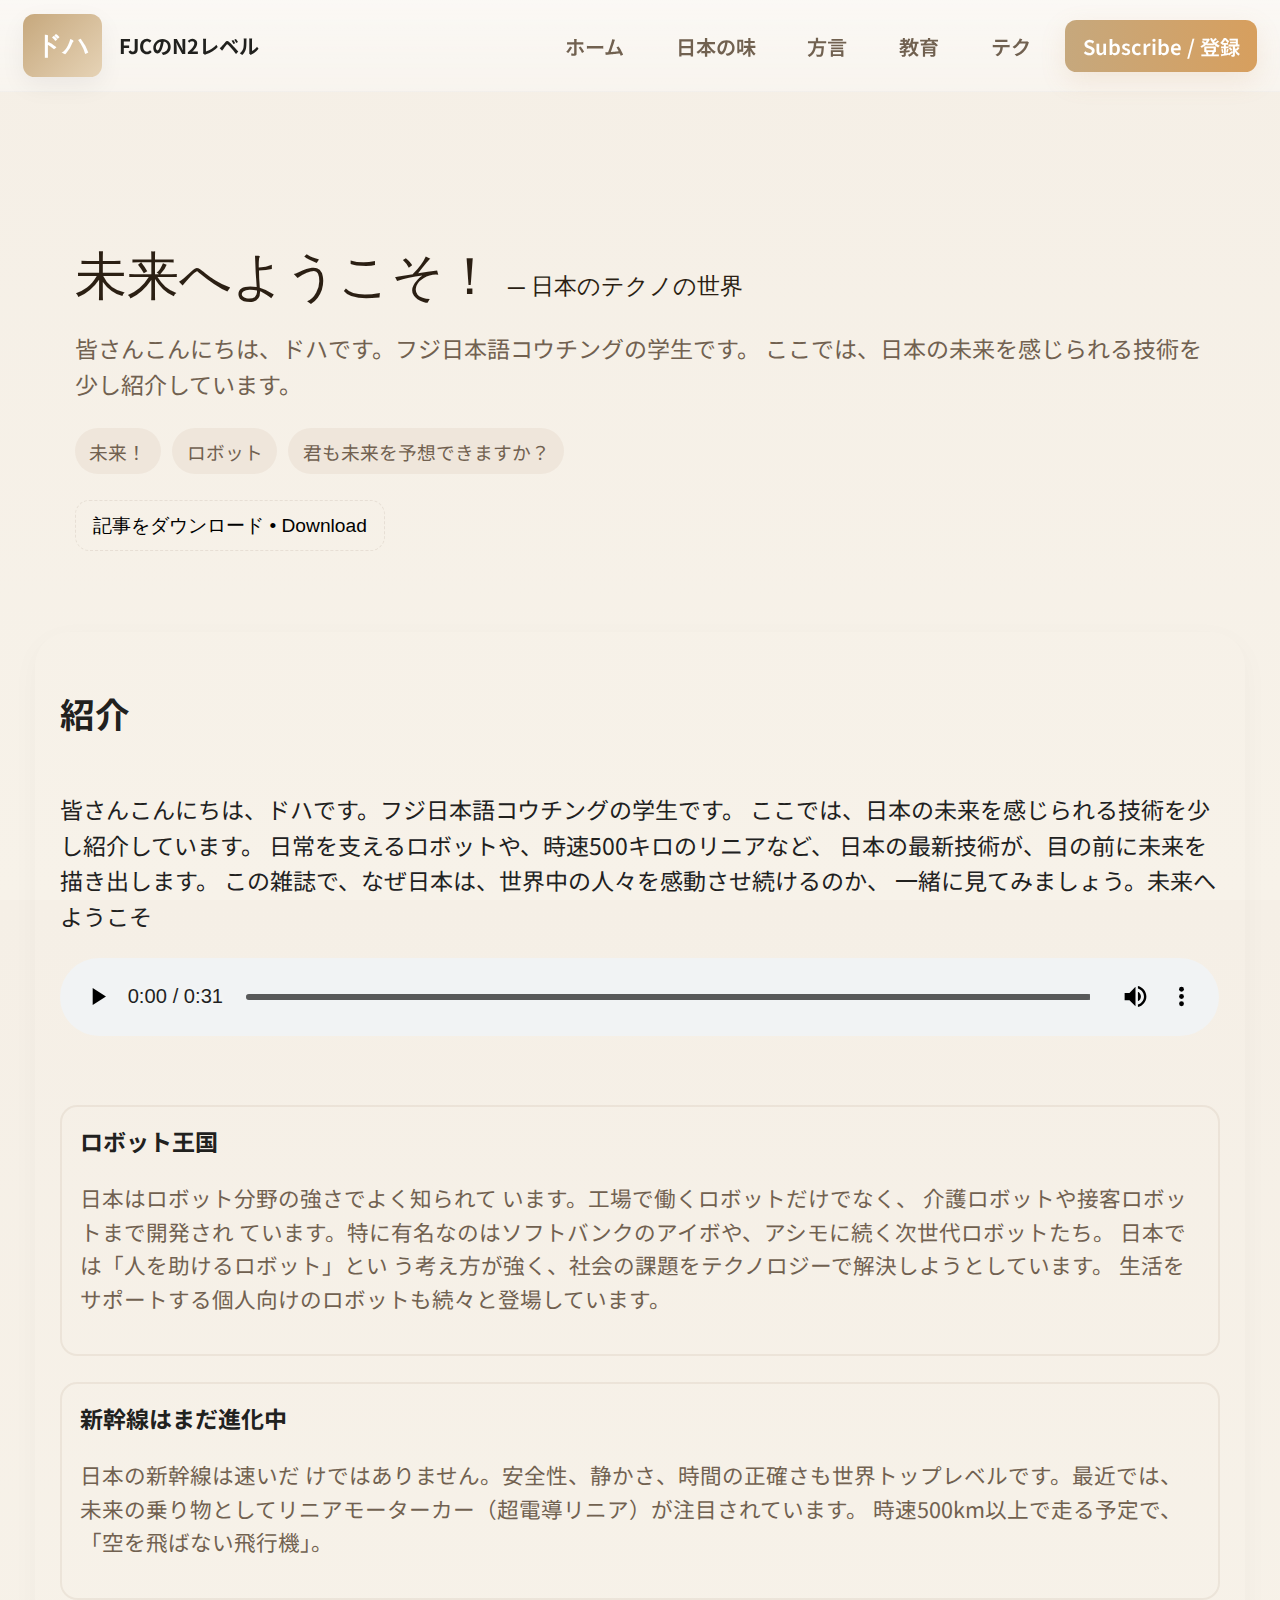
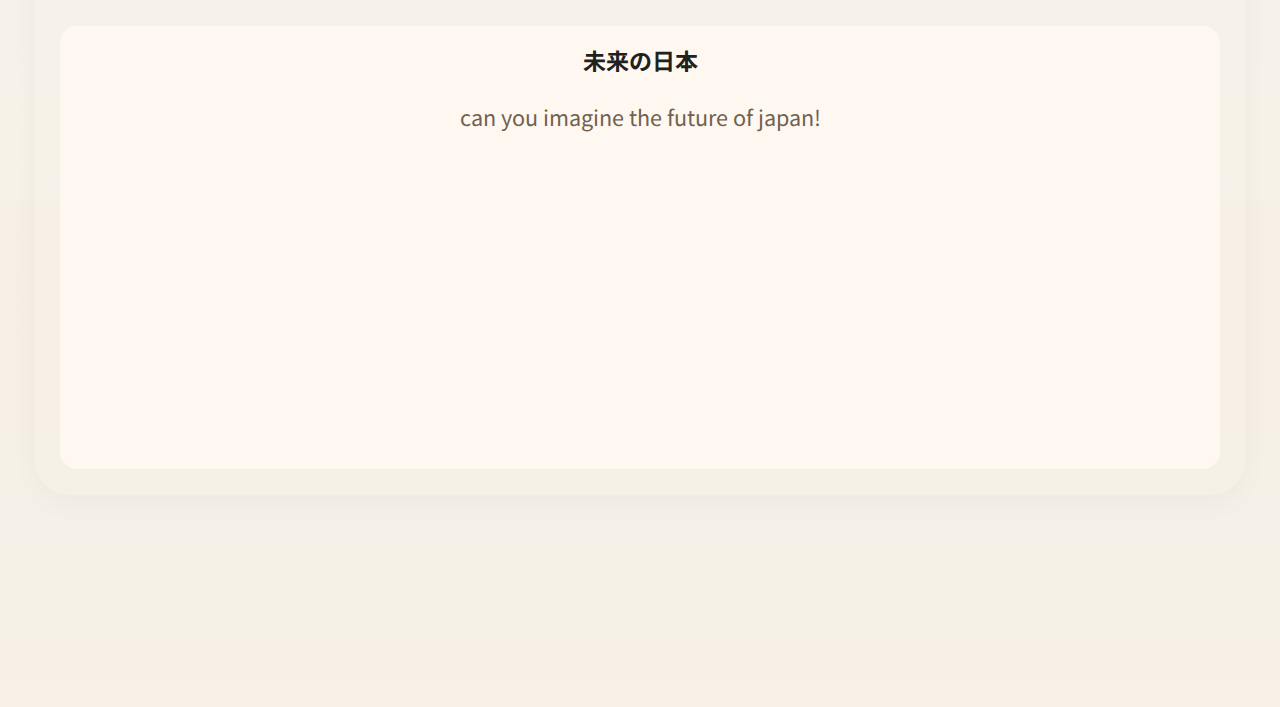
<file: tech.html>
<!doctype html>
<html lang="ja">
<head>
<meta charset="utf-8" />
<meta name="viewport" content="width=device-width,initial-scale=1" />
<title>テクノロジー世界</title>
<link rel="preconnect" href="https://fonts.gstatic.com" crossorigin>
<link href="https://fonts.googleapis.com/css2?family=Source+Serif+4:ital,wght@0,400;0,600;1,400&family=Noto+Sans+JP:wght@300;400;700&display=swap" rel="stylesheet">
<link rel="stylesheet" href="style.css">
<link rel="shortcut icon" href="images/logo.jpg" type="image/x-icon">
<style>
  
</style>
</head>
<body>

<header class="topnav" role="banner">
  <div class="nav-inner">
    <a class="brand" href="tech.html" aria-label="雑誌プロジェクト">
      <div class="logo">ドハ</div>
      <div>
        <div style="font-size:14px">FJCのN2レベル</div>
      </div>
    </a>
    <nav aria-label="Main navigation">
      <ul>
        <li><a href="index.html">ホーム</a></li>
        <li><a href="food.html">日本の味</a></li>
        <li><a href="dialect.html">方言</a></li>
        <li><a href="education.html">教育</a></li>
        <li><a href="tech.html">テク</a></li>
        <li><a class="cta" href="https://docs.google.com/forms/d/e/1FAIpQLSfliyLvwOg9tHByiZltqmypr33xbGVwbjqziv8R7DSxpZICjg/viewform?usp=sf_link">Subscribe / 登録</a></li>
      </ul>
    </nav>
    <div class="mobile-controls">
      <button class="icon-btn" id="toggle-nav" aria-label="open menu">
        <svg viewBox="0 0 24 24"><path d="M3 6h18M3 12h18M3 18h18" stroke="currentColor" stroke-width="1.4" stroke-linecap="round" stroke-linejoin="round"/></svg>
      </button>
    </div>
  </div>
</header>

<main id="home" class="container">

  <header class="hero reveal">
    <div class="hero-left">
      <h1>未来へようこそ！<span style="font-weight:400; font-size:16px; margin-left:8px">— 日本のテクノの世界</span></h1>
      <p class="lead">皆さんこんにちは、ドハです。フジ日本語コウチングの学生です。
        ここでは、日本の未来を感じられる技術を少し紹介しています。</p>

      <div class="tags">
        <span class="tag">未来！ </span>
        <span class="tag">ロボット</span>
        <span class="tag">君も未来を予想できますか？</span>
      </div>

      <div style="margin-top:18px;display:flex;gap:12px;flex-wrap:wrap">
        <button class="download-btn" id="download-article">記事をダウンロード • Download</button>
      </div>
    </div>
  </header>

  <section id="about" class="card reveal" aria-labelledby="about-title">
    <h2 id="about-title">紹介</h2>
    <div class="about-grid">
      <div class="about-bio">
        <p> 皆さんこんにちは、ドハです。フジ日本語コウチングの学生です。
          ここでは、日本の未来を感じられる技術を少し紹介しています。
           日常を支えるロボットや、時速500キロのリニアなど、
          日本の最新技術が、目の前に未来を描き出します。
         この雑誌で、なぜ日本は、世界中の人々を感動させ続けるのか、
         一緒に見てみましょう。未来へようこそ</p>
         <audio controls class="dialect-audio">
          <source src="recording/テク.m4a" type="audio/mpeg">
          </audio>
      </div>

      <div style="min-width:260px">
        <div style="padding:12px; border-radius:12px; border:2px solid rgba(150,120,90,0.1);">
          <strong>ロボット王国</strong>
          <p class="small muted">
            ⽇本はロボット分野の強さでよく知られて  います。⼯場で働くロボットだけでなく、 
            介護ロボットや接客ロボットまで開発され
            ています。特に有名なのはソフトバンクのアイボや、アシモに続く次世代ロボットたち。
            ⽇本では「⼈を助けるロボット」とい
            う考え⽅が強く、社会の課題をテクノロジーで解決しようとしています。
            ⽣活をサポートする個⼈向けのロボットも続々と登場しています。</p>
        </div>
      </div>
      <div style="min-width:260px">
        <div style="padding:12px; border-radius:12px; border:2px solid rgba(150,120,90,0.1);">
          <strong>新幹線はまだ進化中</strong>
          <p class="small muted">
            ⽇本の新幹線は速いだ
             けではありません。安全性、静かさ、時間の正確さも世界トップレベルです。最近では、
             未来の乗り物としてリニアモーターカー（超電導リニア）が注⽬されています。
             時速500km以上で⾛る予定で、「空を⾶ばない⾶⾏機」。</p>
        </div>
      </div>
         <!-- TV show clip -->
       <div class="anime-clip">
            <strong> 未来の日本</strong>
           <p class="small muted">can you imagine the future of japan!</p>
           <div style="margin-top:10px">
    <iframe width="100%" height="200" 
        src="https://www.youtube.com/embed/GSNlMNqY4yI" 
        title="youtoub vedio" frameborder="0" 
        allow="accelerometer; autoplay; clipboard-write; encrypted-media; gyroscope; picture-in-picture" 
        allowfullscreen>
    </iframe>
           </div>
      </div>
    </div>
  </section>

  <footer class="card small reveal" style="margin-top:100px">
    <div style="display:flex;justify-content:space-between;flex-wrap:wrap;gap:12px">
      <div>© 2025 雑誌プロジェクト</div>
      <div class="small muted">Made with quiet taste. 静かな味わいを込めて。</div>
    </div>
  </footer>
</main>
<script src="script.js"></script>

</body>

</html>
</file>
<file: style.css>
:root{ --bg:#f5efe6; --card:#fff8f0;
      --accent:#c6a87d; --muted:#716150; 
      --text:#21211e; --soft:#efe6db; 
      --radius:12px; --transition:300ms; } 
*{box-sizing:border-box}
html,body{ zoom: 1.20; height:100%;} 
body{ margin:0; font-family:"Noto Sans JP",system-ui, -apple-system, "Segoe UI", Roboto, "Helvetica Neue", Arial;
     background: linear-gradient(180deg,var(--bg),#f7f2e9); color:var(--text);
     -webkit-font-smoothing:antialiased; -moz-osx-font-smoothing:grayscale; line-height:1.55; padding-top:64px; } 
.topnav{ position:fixed; top:0; left:0; right:0; height:64px; display:flex; align-items:center; justify-content:center; backdrop-filter: blur(6px); background:linear-gradient(180deg, rgba(255,255,255,0.6), rgba(255,255,255,0.35)); border-bottom:1px solid rgba(120,100,80,0.06);
        z-index:1200; padding:0 16px; } 
.nav-inner{ width:100%; max-width:1100px; display:flex; gap:20px; align-items:center;
           justify-content:space-between; } 
.brand{ display:flex; gap:12px; align-items:center; font-weight:700; color:var(--text); text-decoration:none; } 
.brand .logo{ width:55px; height:44px; border-radius:8px; background:linear-gradient(135deg,var(--accent),#e6d3b6);
             display:flex; align-items:center; justify-content:center; font-family:"Source Serif 4", serif; color:#fff; font-size:18px; box-shadow:0 6px 18px rgba(0,0,0,0.06); } 
nav ul{display:flex; gap:12px; list-style:none; padding:0; margin:0;} nav a{ text-decoration:none; color:var(--muted);
                                                                            padding:8px 12px; border-radius:8px; transition:all var(--transition); font-weight:600; font-size:14px; } 
nav a:hover{ color:var(--text); background:var(--soft); transform:translateY(-2px) } .cta{ background:linear-gradient(90deg,var(--accent),#d79f5e); 
                                                                                          color:white; box-shadow:0 6px 18px rgba(199,143,88,0.15) } .mobile-controls{display:none; gap:8px; align-items:center}
.icon-btn{background:transparent; border:0; padding:6px; border-radius:8px; cursor:pointer} 
.icon-btn svg{width:20px; height:20px; fill:var(--muted)} .icon-btn:hover svg{fill:var(--text)} .container{ max-width:1100px; margin:48px auto; padding:24px; } header.hero{ display:flex; gap:32px; align-items:flex-start; padding:28px; } .hero-left{flex:1; min-width:220px} .hero-right{width:320px; max-width:40%} h1{ font-family:"Source Serif 4", serif; font-weight:400; font-size:36px; margin:0 0 10px 0; color:#2b1f13; } .lead{ color:var(--muted); margin:0 0 18px 0;} .tags{ display:flex; gap:8px; margin-top:8px; flex-wrap:wrap} .tag{ background:var(--soft); padding:6px 10px; border-radius:999px; font-size:13px; color:var(--muted)} .btn{ background:transparent; border:1px solid rgba(120,100,80,0.08); padding:8px 12px; border-radius:10px; cursor:pointer; color:var(--muted); transition:all var(--transition); font-weight:600 } .btn:hover{ transform:translateY(-3px); color:var(--text) } .btn.active{ background:var(--accent); color:white; border:0; box-shadow:0 8px 18px rgba(198,168,125,0.12) } .download-btn{ background:transparent; border:1px dashed rgba(120,100,80,0.12); padding:8px 12px; border-radius:10px; cursor:pointer } section.card{ margin-top:28px; border-radius: 24px; padding:18px; box-shadow:0 6px 20px rgba(20,14,7,0.03); } .about-grid{display:flex; gap:18px; align-items:flex-start; flex-wrap:wrap} .social-icons{display:flex; gap:10px; margin-top:12px} .social-icons a{ display:flex; align-items:center; gap:8px; padding:8px 12px; background:var(--soft); border-radius:10px; text-decoration:none; color:var(--muted); font-weight:600 } .social-icons a svg{ width:18px; height:18px } .food-top{ display:flex; gap:20px; align-items:center; justify-content:space-between; flex-wrap:wrap} .filters{display:flex; gap:10px; align-items:center; flex-wrap:wrap} /* ====== FOOD LIST & CARD FIXES ====== */ .food-list { display: flex; overflow-x: auto; scroll-behavior: smooth; width: 100%; padding: 12px 0; gap: 20px; scroll-snap-type: x mandatory; } .food-list::-webkit-scrollbar { display: none; } .food-card { /* larger, uniform size */ min-width: 160px; max-width: 220px; flex: 0 0 auto; scroll-snap-align: start; background: var(--card); border-radius: var(--radius); box-shadow: 0 6px 14px rgba(24,18,12,0.04); transition: transform var(--transition), box-shadow var(--transition), opacity var(--transition); } .food-card:hover { transform: translateY(-6px); box-shadow: 0 18px 36px rgba(20,14,8,0.06); } @media(max-width: 520px) { .food-card { min-width: 140px; } } /* ====== DOTS ====== */ .dots { text-align: center; margin-top: 12px; } .dot { display: inline-block; width: 20px; height: 20px; border-radius: 50%; background: var(--muted); margin: 0 6px; cursor: pointer; transition: background 0.3s; } .dot.active { background: var(--accent); } .food-card:hover{ transform:translateY(-6px); box-shadow:0 18px 36px rgba(20,14,8,0.06) } .food-meta{ font-size:13px; color:var(--muted)} .food-actions{ display:flex; gap:8px; margin-top:10px;} .modal-backdrop{ position:fixed; inset:0; background:rgba(0,0,0,0.45); display:none; align-items:center; justify-content:center; z-index:1300; padding:16px} .modal{ background:white; padding:18px; border-radius:12px; max-width:940px; width:100%; max-height:90vh; overflow:auto} .modal video, .modal iframe{ width:100%; height:420px; border-radius:8px; background:#000 } .anime-clip{ flex:1; min-width:280px; background:var(--card); padding:12px; border-radius:12px; text-align:center} .muted{color:var(--muted); font-size:14px} .small{font-size:15px; color:var(--muted)} .article-wrap{ display:flex; gap:18px; align-items:flex-start; flex-wrap:wrap; margin-top:18px;} .article{ flex:1 1 420px; min-width:280px; background:linear-gradient(180deg,#fff,#fff9f5); padding:14px; border-radius:12px; border:1px solid rgba(150,120,90,0.04); position:relative;} /* reveal animation */ .reveal{ opacity:0; transform:translateY(10px); transition:opacity 700ms ease, transform 700ms ease;} .reveal.show{ opacity:1; transform:none; } /* ======================== */ /* ====== MOBILE NAV ====== */ /* ======================== */ @media(max-width:980px){ html {max-zoom: 1.10;} .hero-right{display:none} .food-list{ width:100% } .container{padding:14px} .mobile-controls{display:flex} nav ul{display:none} } @media(max-width:520px){ h1{font-size:28px} .brand .logo{width:40px;height:40px;font-size:16px} body{padding-top:72px} } @media(max-width:980px){ nav ul { display: none; position: fixed; top: 64px; left: 0; right: 0; background: rgba(245, 238, 230, 0.95); flex-direction: column; gap: 0; padding: 12px 0; box-shadow: 0 6px 20px rgba(0,0,0,0.1); z-index: 1000; } nav ul li { width: 100%; margin: 0; } nav ul li a { display: block; padding: 12px 16px; width: 100%; } } @media(max-width:980px) {nav ul.open{ display: flex; }} /* Dialect Section */ .dialect-section-grid { display: grid; grid-template-columns: 2fr 1fr; gap: 24px; padding: 24px 0; } .dialect-column { display: flex; flex-direction: column; gap: 20px; } .dialect-text { font-family: 'Noto Sans JP', sans-serif; font-size: 18px; line-height: 1.6; padding: 16px; border-radius: var(--radius); background: var(--card); transition: background var(--transition), transform var(--transition); cursor: default; } .dialect-text:hover { background: #fff4e6; transform: scale(1.02); } .dialect-audio { width: 100%; outline: none; border-radius: var(--radius); margin-bottom: 24px; } .dialect-tips { background: var(--card); 
                                                                                                                                                                                                                                                                                                                                                                                                                                                                                                                                                                                                                                                                                                                                                                                                                                                                                                                                                                                                                                                                                                                                                                                                                                                                                                                                                                                                                                                                                                                                                                                                                                                                                                                                                                                                                                                                                                                                                                                                                                                                                                                                                                                                                                                                                                                                                                                                                                                                                                                                                                                                                                                                                                                                                                                                                                                                                                                                                                                                                                                                                                                                                                                                                                                                                                                                                                                                                                                                                                                                                                                                                                                                                                                                                                                                                                                                                                                                                                                                                                                                                                                                                                                                                                                                                                                                                                                                                                                                                                                                                                                                                                                                                                                                                                                                                                                                                                                                                                                                                                                                                                                                                                                                                                                                                                                                                                                                                                                                                                                                                                                                                                                                                                                                                                                                                                                                                                                                                                                                                                                                                                                                                                                                                                                                                                                                                                                                                                                                                                                                                                                                                                                                                                                                                                                                                                                                                                                                                                                                                                                                                                                                                                                                                                                                                                                                                                                                                                                                                                                                                                                                                  padding: 16px; border-radius: var(--radius); font-size: 15px; line-height: 1.5; box-shadow: 0 4px 16px rgba(0,0,0,0.03); } .dialect-tips h3 { margin-top: 0; margin-bottom: 8px; color: var(--accent); } .dialect-tips ul { padding-left: 16px; margin: 0 0 16px 0; } .dialect-tips li { margin-bottom: 8px; } /* Mobile responsive */ @media(max-width:780px){ .dialect-section-grid{ grid-template-columns: 1fr; } .dialect-tips{ order: -1; margin-bottom: 16px; } }.food-list {
  display: flex;
  
  overflow-x: auto;
  scroll-behavior: smooth;
  width: 100%;
  padding: 12px 0;
  gap: 20px;
  scroll-snap-type: x mandatory;
}
.food-list::-webkit-scrollbar { display: none; }
.food-card {
 /* larger, uniform size */
  min-width: 160px;
  max-width: 220px;
  flex: 0 0 auto;
  scroll-snap-align: start;
  background: var(--card);
  border-radius: var(--radius);
  box-shadow: 0 6px 14px rgba(24,18,12,0.04);
  transition: transform var(--transition), box-shadow var(--transition), opacity var(--transition);
}
.food-card:hover {
  transform: translateY(-6px);
  box-shadow: 0 18px 36px rgba(20,14,8,0.06);
}
@media(max-width: 520px) {
  .food-card {
    min-width: 140px;
  }
}
/* ====== DOTS ====== */
.dots {
  text-align: center;
  margin-top: 12px;
}
.dot {
  display: inline-block;
  width: 20px;
  height: 20px;
  border-radius: 50%;
  background: var(--muted);
  margin: 0 6px;
  cursor: pointer;
  transition: background 0.3s;
}
.dot.active {
  background: var(--accent);
}

.food-card:hover{ transform:translateY(-6px); box-shadow:0 18px 36px rgba(20,14,8,0.06) }
.food-meta{ font-size:13px; color:var(--muted)}
.food-actions{ display:flex; gap:8px; margin-top:10px;}

.modal-backdrop{ position:fixed; inset:0; background:rgba(0,0,0,0.45); display:none; align-items:center; justify-content:center; z-index:1300; padding:16px}
.modal{ background:white; padding:18px; border-radius:12px; max-width:940px; width:100%; max-height:90vh; overflow:auto}
.modal video, .modal iframe{ width:100%; height:420px; border-radius:8px; background:#000 }

.anime-clip{ flex:1; min-width:280px; background:var(--card); padding:12px; border-radius:12px; text-align:center}

.muted{color:var(--muted); font-size:14px}
.small{font-size:15px; color:var(--muted)}

.article-wrap{ display:flex; gap:18px; align-items:flex-start; flex-wrap:wrap; margin-top:18px;}
.article{ flex:1 1 420px; min-width:280px; background:linear-gradient(180deg,#fff,#fff9f5); padding:14px;
      border-radius:12px; border:1px solid rgba(150,120,90,0.04); position:relative;}

/* reveal animation */
.reveal{ opacity:0; transform:translateY(10px); transition:opacity 700ms ease, transform 700ms ease;}
.reveal.show{ opacity:1; transform:none; }
/* ======================== */
/* ====== MOBILE NAV ====== */
/* ========================  */
@media(max-width:980px){
  html {max-zoom: 1.10;}
  .hero-right{display:none}
  .food-list{ width:100% }
  .container{padding:14px}
  .mobile-controls{display:flex}
  nav ul{display:none}
}
@media(max-width:520px){
  h1{font-size:28px}
  .brand .logo{width:40px;height:40px;font-size:16px}
  body{padding-top:72px}
}
@media(max-width:980px){
  nav ul {
    display: none;
    position: fixed;
    top: 64px; 
    left: 0;
    right: 0;
    background: rgba(245, 238, 230, 0.95); 
    flex-direction: column;
    gap: 0;
    padding: 12px 0;
    box-shadow: 0 6px 20px rgba(0,0,0,0.1);
    z-index: 1000;
  }
  nav ul li {
    width: 100%;
    margin: 0;
  }
  nav ul li a {
    display: block;
    padding: 12px 16px;
    width: 100%;
  }
}
@media(max-width:980px)
{nav ul.open{
 display: flex; 
}}

/* Dialect Section */
.dialect-section-grid {
  display: grid;
  grid-template-columns: 2fr 1fr;
  gap: 24px;
  padding: 24px 0;
}

.dialect-column {
  display: flex;
  flex-direction: column;
  gap: 20px;
}

.dialect-text {
  font-family: 'Noto Sans JP', sans-serif;
  font-size: 18px;
  line-height: 1.6;
  padding: 16px;
  border-radius: var(--radius);
  background: var(--card);
  transition: background var(--transition), transform var(--transition);
  cursor: default;
}

.dialect-text:hover {
  background: #fff4e6;
  transform: scale(1.02);
}

.dialect-audio {
  width: 100%;
  outline: none;
  border-radius: var(--radius);
  margin-bottom: 24px;
}

.dialect-tips {
  background: var(--card);
  padding: 16px;
  border-radius: var(--radius);
  font-size: 15px;
  line-height: 1.5;
  box-shadow: 0 4px 16px rgba(0,0,0,0.03);
}

.dialect-tips h3 {
  margin-top: 0;
  margin-bottom: 8px;
  color: var(--accent);
}

.dialect-tips ul {
  padding-left: 16px;
  margin: 0 0 16px 0;
}

.dialect-tips li {
  margin-bottom: 8px;
}

/* Mobile responsive */
@media(max-width:780px){
  .dialect-section-grid{
    grid-template-columns: 1fr;
  }
  .dialect-tips{
    order: -1; 
    margin-bottom: 16px;
  }
}
</file>
